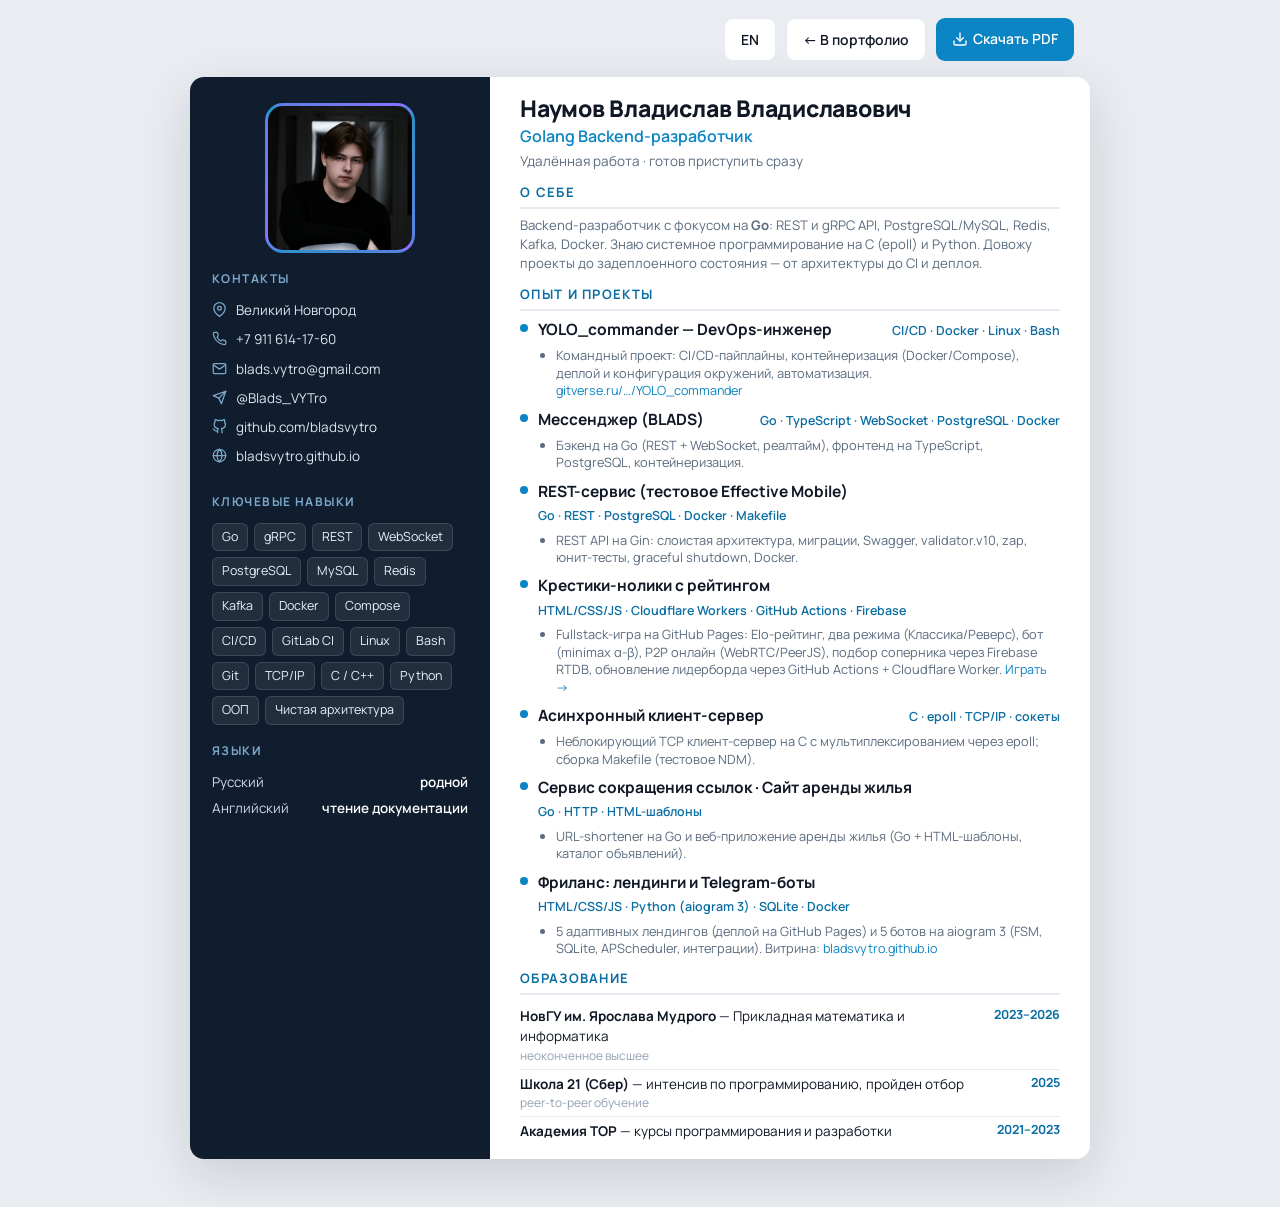
<file: resume.html>
<!DOCTYPE html>
<html lang="ru">
<head>
  <meta charset="UTF-8" />
  <meta name="viewport" content="width=device-width, initial-scale=1" />
  <title>Резюме — Наумов Владислав Владиславович | Backend-разработчик (Go)</title>
  <meta name="description" content="Резюме: Наумов Владислав Владиславович — backend-разработчик на Go. Великий Новгород." />
  <link rel="preconnect" href="https://fonts.googleapis.com" />
  <link rel="preconnect" href="https://fonts.gstatic.com" crossorigin />
  <link rel="stylesheet" href="https://fonts.googleapis.com/css2?family=Manrope:wght@400;500;600;700;800&display=swap" />
  <style>
    :root{
      --ink:#101826; --muted:#5a6b7e; --faint:#93a1b2; --accent:#0a84c2; --accent-2:#0b6ea3;
      --line:#e6ebf1; --sidebar:#0f1d2e; --chip:#eaf3f9; --chip-bd:#cfe4f0; --page:#e9edf2;
    }
    *{box-sizing:border-box;margin:0}
    html{ -webkit-print-color-adjust:exact; print-color-adjust:exact; }
    body{font-family:"Manrope",system-ui,sans-serif;color:var(--ink);background:var(--page);line-height:1.5}
    .toolbar{max-width:900px;margin:18px auto 0;display:flex;gap:10px;justify-content:flex-end;padding:0 16px}
    .toolbar a{font-size:14px;text-decoration:none;padding:10px 16px;border-radius:9px;font-weight:600;cursor:pointer}
    .toolbar .print{background:var(--accent);color:#fff}
    .toolbar .back{background:#fff;color:var(--ink);border:1px solid var(--line)}

    .sheet{max-width:900px;margin:16px auto 48px;background:#fff;border-radius:14px;overflow:hidden;
           box-shadow:0 16px 50px rgba(16,24,38,.14);display:grid;grid-template-columns:300px 1fr}
    /* ===== Sidebar ===== */
    .side{background:var(--sidebar);color:#dce6f0;padding:26px 22px;display:flex;flex-direction:column;gap:17px}
    .avatar{width:150px;height:150px;border-radius:18px;object-fit:cover;margin:0 auto;border:3px solid rgba(255,255,255,.12);
            background:linear-gradient(135deg,#0a84c2,#7c5cff);display:block}
    .avatar-fallback{width:150px;height:150px;border-radius:18px;margin:0 auto;display:grid;place-items:center;
            background:linear-gradient(135deg,#0a84c2,#7c5cff);color:#fff;font-size:48px;font-weight:800}
    .side h3{font-size:12px;letter-spacing:.12em;text-transform:uppercase;color:#7da8c9;margin-bottom:12px}
    .side a{color:#dce6f0;text-decoration:none}
    .contact-row{display:flex;gap:9px;align-items:flex-start;font-size:13.5px;margin-bottom:9px;word-break:break-word}
    .contact-row .i{opacity:.8}
    .ic{width:15px;height:15px;stroke:currentColor;fill:none;stroke-width:2;stroke-linecap:round;stroke-linejoin:round;flex:none}
    .contact-row .ic{color:#7da8c9;margin-top:2px}
    .toolbar .ic{width:16px;height:16px;vertical-align:-.18em;margin-right:2px}
    .side-chips{display:flex;flex-wrap:wrap;gap:6px}
    .side-chips span{background:rgba(255,255,255,.08);border:1px solid rgba(255,255,255,.12);font-size:12.5px;
            padding:4px 9px;border-radius:6px;color:#eaf2fa}
    .lang-row{display:flex;justify-content:space-between;font-size:13.5px;margin-bottom:6px;color:#cdd9e6}
    .lang-row b{color:#fff;font-weight:600}

    /* ===== Main ===== */
    .main{padding:18px 30px 14px}
    .name{font-size:23px;font-weight:800;letter-spacing:-.01em;line-height:1.15}
    .role{font-size:16px;color:var(--accent);font-weight:600;margin-top:3px}
    .fmt{color:var(--muted);font-size:13.5px;margin-top:3px}
    .section{margin-top:11px}
    .edu-row{display:flex;justify-content:space-between;gap:12px;padding:4px 0;border-bottom:1px solid var(--line);font-size:13.5px}
    .edu-row:last-child{border-bottom:0}
    .edu-row b{font-weight:700}
    .edu-row .sub{display:block;color:var(--faint);font-size:12px}
    .edu-row .yr{color:var(--accent-2);font-weight:700;font-size:12.5px;white-space:nowrap}
    .section h2{font-size:13px;text-transform:uppercase;letter-spacing:.1em;color:var(--accent-2);
                border-bottom:2px solid var(--line);padding-bottom:5px;margin-bottom:7px}
    .lead{color:var(--muted);font-size:13.2px;line-height:1.45}
    .exp{margin-bottom:8px;position:relative;padding-left:18px}
    .exp::before{content:"";position:absolute;left:0;top:6px;width:8px;height:8px;border-radius:50%;background:var(--accent)}
    .exp .top{display:flex;justify-content:space-between;flex-wrap:wrap;gap:4px;align-items:baseline}
    .exp h3{font-size:15.5px;font-weight:700}
    .exp .stack{color:var(--accent-2);font-size:12.5px;font-weight:600}
    .exp ul{margin:6px 0 0;padding-left:18px}
    .exp li{color:var(--muted);font-size:12.8px;margin-bottom:2px;line-height:1.36}
    .exp a{color:var(--accent);text-decoration:none;font-size:12.6px}
    .edu p{color:var(--muted);font-size:14px}
    .edit{color:var(--faint);font-size:12.5px}

    @media (max-width:720px){ .sheet{grid-template-columns:1fr} }
    @media print{
      body{background:#fff}
      .toolbar{display:none}
      .sheet{box-shadow:none;margin:0;border-radius:0;max-width:none}
      @page{margin:0}
    }
  </style>
</head>
<body>
  <svg width="0" height="0" style="position:absolute" aria-hidden="true"><defs>
    <symbol id="ri-pin" viewBox="0 0 24 24"><path d="M21 10c0 7-9 13-9 13s-9-6-9-13a9 9 0 0 1 18 0z"/><circle cx="12" cy="10" r="3"/></symbol>
    <symbol id="ri-phone" viewBox="0 0 24 24"><path d="M22 16.92v3a2 2 0 0 1-2.18 2 19.79 19.79 0 0 1-8.63-3.07 19.5 19.5 0 0 1-6-6 19.79 19.79 0 0 1-3.07-8.67A2 2 0 0 1 4.11 2h3a2 2 0 0 1 2 1.72 12.84 12.84 0 0 0 .7 2.81 2 2 0 0 1-.45 2.11L8.09 9.91a16 16 0 0 0 6 6l1.27-1.27a2 2 0 0 1 2.11-.45 12.84 12.84 0 0 0 2.81.7A2 2 0 0 1 22 16.92z"/></symbol>
    <symbol id="ri-mail" viewBox="0 0 24 24"><rect x="2" y="4" width="20" height="16" rx="2"/><polyline points="22,6 12,13 2,6"/></symbol>
    <symbol id="ri-tg" viewBox="0 0 24 24"><line x1="22" y1="2" x2="11" y2="13"/><polygon points="22 2 15 22 11 13 2 9 22 2"/></symbol>
    <symbol id="ri-gh" viewBox="0 0 24 24"><path d="M9 19c-5 1.5-5-2.5-7-3m14 6v-3.87a3.37 3.37 0 0 0-.94-2.61c3.14-.35 6.44-1.54 6.44-7A5.44 5.44 0 0 0 20 4.77 5.07 5.07 0 0 0 19.91 1S18.73.65 16 2.48a13.38 13.38 0 0 0-7 0C6.27.65 5.09 1 5.09 1A5.07 5.07 0 0 0 5 4.77a5.44 5.44 0 0 0-1.5 3.78c0 5.42 3.3 6.61 6.44 7A3.37 3.37 0 0 0 9 18.13V22"/></symbol>
    <symbol id="ri-web" viewBox="0 0 24 24"><circle cx="12" cy="12" r="10"/><line x1="2" y1="12" x2="22" y2="12"/><path d="M12 2a15.3 15.3 0 0 1 4 10 15.3 15.3 0 0 1-4 10 15.3 15.3 0 0 1-4-10 15.3 15.3 0 0 1 4-10z"/></symbol>
    <symbol id="ri-dl" viewBox="0 0 24 24"><path d="M21 15v4a2 2 0 0 1-2 2H5a2 2 0 0 1-2-2v-4"/><polyline points="7 10 12 15 17 10"/><line x1="12" y1="15" x2="12" y2="3"/></symbol>
  </defs></svg>

  <div class="toolbar">
    <a class="back" href="en/resume.html" hreflang="en">EN</a>
    <a class="back" href="index.html">← В портфолио</a>
    <a class="print" onclick="window.print();return false;"><svg class="ic"><use href="#ri-dl"/></svg> Скачать PDF</a>
  </div>

  <div class="sheet">
    <!-- Sidebar -->
    <aside class="side">
      <img class="avatar" src="assets/img/avatar.webp" alt="Владислав Наумов"
           onerror="this.outerHTML='&lt;div class=\'avatar-fallback\'&gt;ВН&lt;/div&gt;'" />
      <div>
        <h3>Контакты</h3>
        <div class="contact-row"><svg class="ic"><use href="#ri-pin"/></svg><span>Великий Новгород</span></div>
        <div class="contact-row"><svg class="ic"><use href="#ri-phone"/></svg><a href="tel:+79116141760">+7 911 614-17-60</a></div>
        <div class="contact-row"><svg class="ic"><use href="#ri-mail"/></svg><a href="mailto:blads.vytro@gmail.com">blads.vytro@gmail.com</a></div>
        <div class="contact-row"><svg class="ic"><use href="#ri-tg"/></svg><a href="https://t.me/Blads_VYTro">@Blads_VYTro</a></div>
        <div class="contact-row"><svg class="ic"><use href="#ri-gh"/></svg><a href="https://github.com/bladsvytro">github.com/bladsvytro</a></div>
        <div class="contact-row"><svg class="ic"><use href="#ri-web"/></svg><a href="https://bladsvytro.github.io">bladsvytro.github.io</a></div>
      </div>
      <div>
        <h3>Ключевые навыки</h3>
        <div class="side-chips">
          <span>Go</span><span>gRPC</span><span>REST</span><span>WebSocket</span>
          <span>PostgreSQL</span><span>MySQL</span><span>Redis</span><span>Kafka</span>
          <span>Docker</span><span>Compose</span><span>CI/CD</span><span>GitLab CI</span>
          <span>Linux</span><span>Bash</span><span>Git</span><span>TCP/IP</span>
          <span>C / C++</span><span>Python</span><span>ООП</span><span>Чистая архитектура</span>
        </div>
      </div>
      <div>
        <h3>Языки</h3>
        <div class="lang-row"><span>Русский</span><b>родной</b></div>
        <div class="lang-row"><span>Английский</span><b>чтение документации</b></div>
      </div>
    </aside>

    <!-- Main -->
    <main class="main">
      <div class="name">Наумов Владислав Владиславович</div>
      <div class="role">Golang Backend-разработчик</div>
      <div class="fmt">Удалённая работа · готов приступить сразу</div>

      <div class="section">
        <h2>О себе</h2>
        <p class="lead">Backend-разработчик с фокусом на <b>Go</b>: REST и gRPC API, PostgreSQL/MySQL, Redis, Kafka,
          Docker. Знаю системное программирование на C (epoll) и Python. Довожу проекты до задеплоенного
          состояния — от архитектуры до CI и деплоя.</p>
      </div>

      <div class="section">
        <h2>Опыт и проекты</h2>

        <div class="exp">
          <div class="top"><h3>YOLO_commander — DevOps-инженер</h3><span class="stack">CI/CD · Docker · Linux · Bash</span></div>
          <ul><li>Командный проект: CI/CD-пайплайны, контейнеризация (Docker/Compose), деплой и конфигурация окружений, автоматизация. <a href="https://gitverse.ru/3311yolo_organization/YOLO_commander">gitverse.ru/…/YOLO_commander</a></li></ul>
        </div>

        <div class="exp">
          <div class="top"><h3>Мессенджер (BLADS)</h3><span class="stack">Go · TypeScript · WebSocket · PostgreSQL · Docker</span></div>
          <ul><li>Бэкенд на Go (REST + WebSocket, реалтайм), фронтенд на TypeScript, PostgreSQL, контейнеризация.</li></ul>
        </div>

        <div class="exp">
          <div class="top"><h3>REST-сервис (тестовое Effective Mobile)</h3><span class="stack">Go · REST · PostgreSQL · Docker · Makefile</span></div>
          <ul><li>REST API на Gin: слоистая архитектура, миграции, Swagger, validator.v10, zap, юнит-тесты, graceful shutdown, Docker.</li></ul>
        </div>

        <div class="exp">
          <div class="top"><h3>Крестики-нолики с рейтингом</h3><span class="stack">HTML/CSS/JS · Cloudflare Workers · GitHub Actions · Firebase</span></div>
          <ul><li>Fullstack-игра на GitHub Pages: Elo-рейтинг, два режима (Классика/Реверс), бот (minimax α-β), P2P онлайн (WebRTC/PeerJS), подбор соперника через Firebase RTDB, обновление лидерборда через GitHub Actions + Cloudflare Worker. <a href="https://bladsvytro.github.io/ttt-rating-game">Играть →</a></li></ul>
        </div>

        <div class="exp">
          <div class="top"><h3>Асинхронный клиент-сервер</h3><span class="stack">C · epoll · TCP/IP · сокеты</span></div>
          <ul><li>Неблокирующий TCP клиент-сервер на C с мультиплексированием через epoll; сборка Makefile (тестовое NDM).</li></ul>
        </div>

        <div class="exp">
          <div class="top"><h3>Сервис сокращения ссылок · Сайт аренды жилья</h3><span class="stack">Go · HTTP · HTML-шаблоны</span></div>
          <ul><li>URL-shortener на Go и веб-приложение аренды жилья (Go + HTML-шаблоны, каталог объявлений).</li></ul>
        </div>

        <div class="exp">
          <div class="top"><h3>Фриланс: лендинги и Telegram-боты</h3><span class="stack">HTML/CSS/JS · Python (aiogram 3) · SQLite · Docker</span></div>
          <ul><li>5 адаптивных лендингов (деплой на GitHub Pages) и 5 ботов на aiogram 3 (FSM, SQLite, APScheduler, интеграции). Витрина: <a href="https://bladsvytro.github.io/">bladsvytro.github.io</a></li></ul>
        </div>
      </div>

      <div class="section edu">
        <h2>Образование</h2>
        <div class="edu-row"><div><b>НовГУ им. Ярослава Мудрого</b> — Прикладная математика и информатика<span class="sub">неоконченное высшее</span></div><span class="yr">2023–2026</span></div>
        <div class="edu-row"><div><b>Школа 21 (Сбер)</b> — интенсив по программированию, пройден отбор<span class="sub">peer-to-peer обучение</span></div><span class="yr">2025</span></div>
        <div class="edu-row"><div><b>Академия TOP</b> — курсы программирования и разработки<span class="sub"></span></div><span class="yr">2021–2023</span></div>
      </div>
    </main>
  </div>
</body>
</html>
</file>
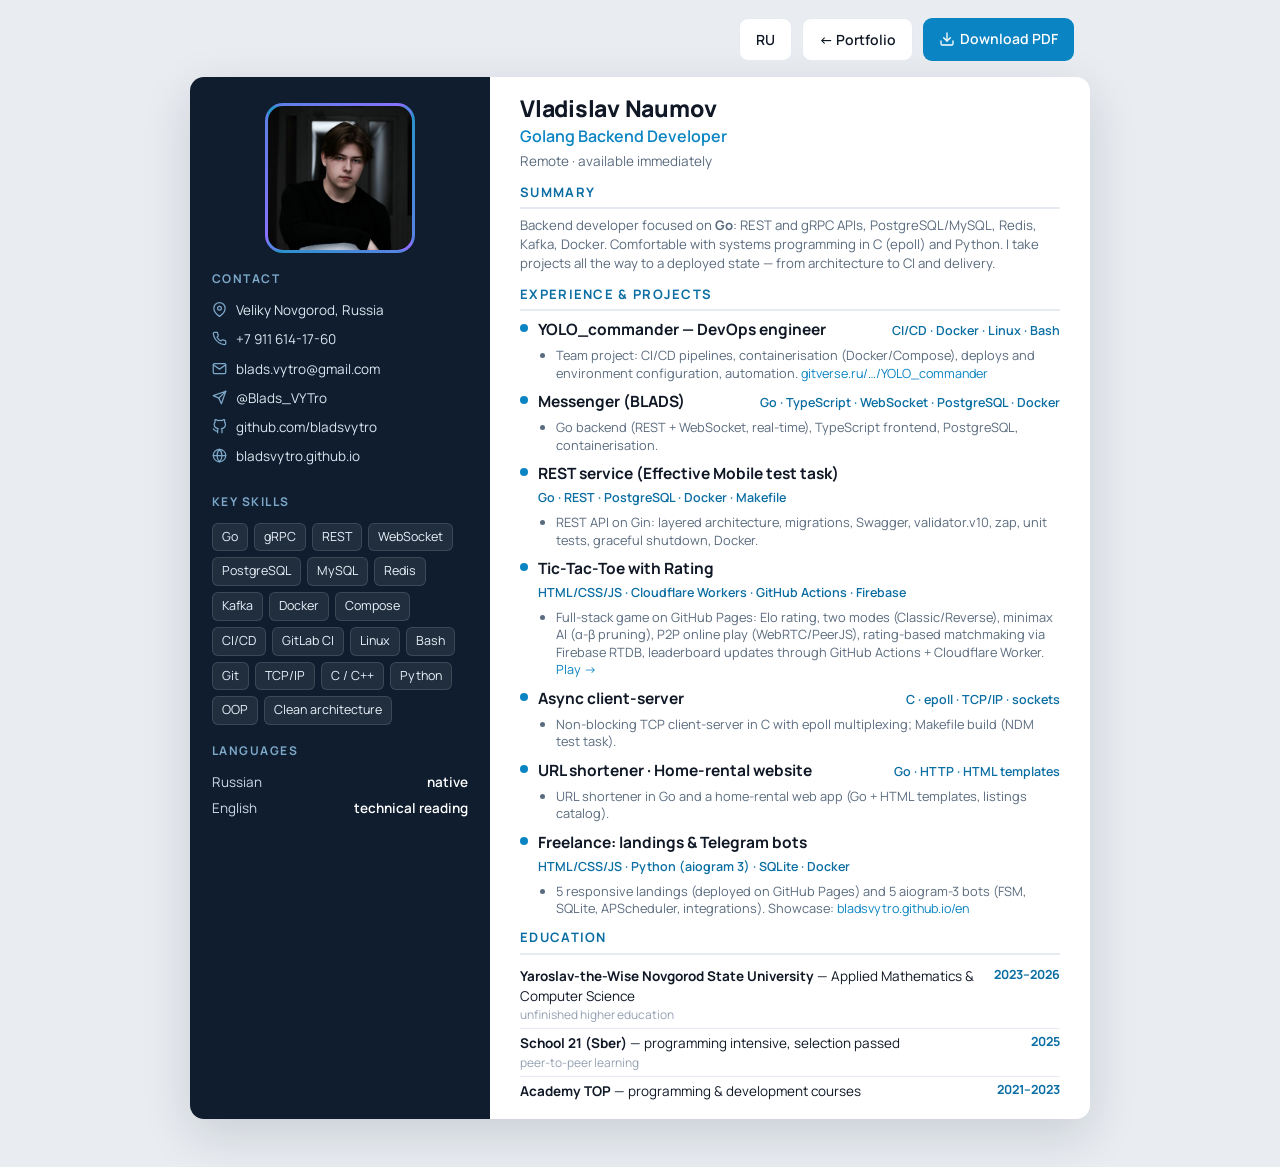
<file: en/resume.html>
<!DOCTYPE html>
<html lang="en">
<head>
  <meta charset="UTF-8" />
  <meta name="viewport" content="width=device-width, initial-scale=1" />
  <title>Resume — Vladislav Naumov | Backend Developer (Go)</title>
  <meta name="description" content="Resume: Vladislav Naumov — Go backend developer. Veliky Novgorod." />
  <link rel="alternate" hreflang="ru" href="https://bladsvytro.github.io/resume.html" />
  <link rel="alternate" hreflang="en" href="https://bladsvytro.github.io/en/resume.html" />
  <link rel="preconnect" href="https://fonts.googleapis.com" />
  <link rel="preconnect" href="https://fonts.gstatic.com" crossorigin />
  <link rel="stylesheet" href="https://fonts.googleapis.com/css2?family=Manrope:wght@400;500;600;700;800&display=swap" />
  <style>
    :root{
      --ink:#101826; --muted:#5a6b7e; --faint:#93a1b2; --accent:#0a84c2; --accent-2:#0b6ea3;
      --line:#e6ebf1; --sidebar:#0f1d2e; --chip:#eaf3f9; --chip-bd:#cfe4f0; --page:#e9edf2;
    }
    *{box-sizing:border-box;margin:0}
    html{ -webkit-print-color-adjust:exact; print-color-adjust:exact; }
    body{font-family:"Manrope",system-ui,sans-serif;color:var(--ink);background:var(--page);line-height:1.5}
    .toolbar{max-width:900px;margin:18px auto 0;display:flex;gap:10px;justify-content:flex-end;padding:0 16px}
    .toolbar a{font-size:14px;text-decoration:none;padding:10px 16px;border-radius:9px;font-weight:600;cursor:pointer}
    .toolbar .print{background:var(--accent);color:#fff}
    .toolbar .back{background:#fff;color:var(--ink);border:1px solid var(--line)}

    .sheet{max-width:900px;margin:16px auto 48px;background:#fff;border-radius:14px;overflow:hidden;
           box-shadow:0 16px 50px rgba(16,24,38,.14);display:grid;grid-template-columns:300px 1fr}
    .side{background:var(--sidebar);color:#dce6f0;padding:26px 22px;display:flex;flex-direction:column;gap:17px}
    .avatar{width:150px;height:150px;border-radius:18px;object-fit:cover;margin:0 auto;border:3px solid rgba(255,255,255,.12);
            background:linear-gradient(135deg,#0a84c2,#7c5cff);display:block}
    .avatar-fallback{width:150px;height:150px;border-radius:18px;margin:0 auto;display:grid;place-items:center;
            background:linear-gradient(135deg,#0a84c2,#7c5cff);color:#fff;font-size:48px;font-weight:800}
    .side h3{font-size:12px;letter-spacing:.12em;text-transform:uppercase;color:#7da8c9;margin-bottom:12px}
    .side a{color:#dce6f0;text-decoration:none}
    .contact-row{display:flex;gap:9px;align-items:flex-start;font-size:13.5px;margin-bottom:9px;word-break:break-word}
    .contact-row .i{opacity:.8}
    .ic{width:15px;height:15px;stroke:currentColor;fill:none;stroke-width:2;stroke-linecap:round;stroke-linejoin:round;flex:none}
    .contact-row .ic{color:#7da8c9;margin-top:2px}
    .toolbar .ic{width:16px;height:16px;vertical-align:-.18em;margin-right:2px}
    .side-chips{display:flex;flex-wrap:wrap;gap:6px}
    .side-chips span{background:rgba(255,255,255,.08);border:1px solid rgba(255,255,255,.12);font-size:12.5px;
            padding:4px 9px;border-radius:6px;color:#eaf2fa}
    .lang-row{display:flex;justify-content:space-between;font-size:13.5px;margin-bottom:6px;color:#cdd9e6}
    .lang-row b{color:#fff;font-weight:600}

    .main{padding:18px 30px 14px}
    .name{font-size:23px;font-weight:800;letter-spacing:-.01em;line-height:1.15}
    .role{font-size:16px;color:var(--accent);font-weight:600;margin-top:3px}
    .fmt{color:var(--muted);font-size:13.5px;margin-top:3px}
    .section{margin-top:11px}
    .edu-row{display:flex;justify-content:space-between;gap:12px;padding:4px 0;border-bottom:1px solid var(--line);font-size:13.5px}
    .edu-row:last-child{border-bottom:0}
    .edu-row b{font-weight:700}
    .edu-row .sub{display:block;color:var(--faint);font-size:12px}
    .edu-row .yr{color:var(--accent-2);font-weight:700;font-size:12.5px;white-space:nowrap}
    .section h2{font-size:13px;text-transform:uppercase;letter-spacing:.1em;color:var(--accent-2);
                border-bottom:2px solid var(--line);padding-bottom:5px;margin-bottom:7px}
    .lead{color:var(--muted);font-size:13.2px;line-height:1.45}
    .exp{margin-bottom:8px;position:relative;padding-left:18px}
    .exp::before{content:"";position:absolute;left:0;top:6px;width:8px;height:8px;border-radius:50%;background:var(--accent)}
    .exp .top{display:flex;justify-content:space-between;flex-wrap:wrap;gap:4px;align-items:baseline}
    .exp h3{font-size:15.5px;font-weight:700}
    .exp .stack{color:var(--accent-2);font-size:12.5px;font-weight:600}
    .exp ul{margin:6px 0 0;padding-left:18px}
    .exp li{color:var(--muted);font-size:12.8px;margin-bottom:2px;line-height:1.36}
    .exp a{color:var(--accent);text-decoration:none;font-size:12.6px}
    .edu p{color:var(--muted);font-size:14px}

    @media (max-width:720px){ .sheet{grid-template-columns:1fr} }
    @media print{
      body{background:#fff}
      .toolbar{display:none}
      .sheet{box-shadow:none;margin:0;border-radius:0;max-width:none}
      @page{margin:0}
    }
  </style>
</head>
<body>
  <svg width="0" height="0" style="position:absolute" aria-hidden="true"><defs>
    <symbol id="ri-pin" viewBox="0 0 24 24"><path d="M21 10c0 7-9 13-9 13s-9-6-9-13a9 9 0 0 1 18 0z"/><circle cx="12" cy="10" r="3"/></symbol>
    <symbol id="ri-phone" viewBox="0 0 24 24"><path d="M22 16.92v3a2 2 0 0 1-2.18 2 19.79 19.79 0 0 1-8.63-3.07 19.5 19.5 0 0 1-6-6 19.79 19.79 0 0 1-3.07-8.67A2 2 0 0 1 4.11 2h3a2 2 0 0 1 2 1.72 12.84 12.84 0 0 0 .7 2.81 2 2 0 0 1-.45 2.11L8.09 9.91a16 16 0 0 0 6 6l1.27-1.27a2 2 0 0 1 2.11-.45 12.84 12.84 0 0 0 2.81.7A2 2 0 0 1 22 16.92z"/></symbol>
    <symbol id="ri-mail" viewBox="0 0 24 24"><rect x="2" y="4" width="20" height="16" rx="2"/><polyline points="22,6 12,13 2,6"/></symbol>
    <symbol id="ri-tg" viewBox="0 0 24 24"><line x1="22" y1="2" x2="11" y2="13"/><polygon points="22 2 15 22 11 13 2 9 22 2"/></symbol>
    <symbol id="ri-gh" viewBox="0 0 24 24"><path d="M9 19c-5 1.5-5-2.5-7-3m14 6v-3.87a3.37 3.37 0 0 0-.94-2.61c3.14-.35 6.44-1.54 6.44-7A5.44 5.44 0 0 0 20 4.77 5.07 5.07 0 0 0 19.91 1S18.73.65 16 2.48a13.38 13.38 0 0 0-7 0C6.27.65 5.09 1 5.09 1A5.07 5.07 0 0 0 5 4.77a5.44 5.44 0 0 0-1.5 3.78c0 5.42 3.3 6.61 6.44 7A3.37 3.37 0 0 0 9 18.13V22"/></symbol>
    <symbol id="ri-web" viewBox="0 0 24 24"><circle cx="12" cy="12" r="10"/><line x1="2" y1="12" x2="22" y2="12"/><path d="M12 2a15.3 15.3 0 0 1 4 10 15.3 15.3 0 0 1-4 10 15.3 15.3 0 0 1-4-10 15.3 15.3 0 0 1 4-10z"/></symbol>
    <symbol id="ri-dl" viewBox="0 0 24 24"><path d="M21 15v4a2 2 0 0 1-2 2H5a2 2 0 0 1-2-2v-4"/><polyline points="7 10 12 15 17 10"/><line x1="12" y1="15" x2="12" y2="3"/></symbol>
  </defs></svg>

  <div class="toolbar">
    <a class="back" href="../resume.html" hreflang="ru">RU</a>
    <a class="back" href="index.html">← Portfolio</a>
    <a class="print" onclick="window.print();return false;"><svg class="ic"><use href="#ri-dl"/></svg> Download PDF</a>
  </div>

  <div class="sheet">
    <aside class="side">
      <img class="avatar" src="../assets/img/avatar.webp" alt="Vladislav Naumov"
           onerror="this.outerHTML='&lt;div class=\'avatar-fallback\'&gt;VN&lt;/div&gt;'" />
      <div>
        <h3>Contact</h3>
        <div class="contact-row"><svg class="ic"><use href="#ri-pin"/></svg><span>Veliky Novgorod, Russia</span></div>
        <div class="contact-row"><svg class="ic"><use href="#ri-phone"/></svg><a href="tel:+79116141760">+7 911 614-17-60</a></div>
        <div class="contact-row"><svg class="ic"><use href="#ri-mail"/></svg><a href="mailto:blads.vytro@gmail.com">blads.vytro@gmail.com</a></div>
        <div class="contact-row"><svg class="ic"><use href="#ri-tg"/></svg><a href="https://t.me/Blads_VYTro">@Blads_VYTro</a></div>
        <div class="contact-row"><svg class="ic"><use href="#ri-gh"/></svg><a href="https://github.com/bladsvytro">github.com/bladsvytro</a></div>
        <div class="contact-row"><svg class="ic"><use href="#ri-web"/></svg><a href="https://bladsvytro.github.io">bladsvytro.github.io</a></div>
      </div>
      <div>
        <h3>Key skills</h3>
        <div class="side-chips">
          <span>Go</span><span>gRPC</span><span>REST</span><span>WebSocket</span>
          <span>PostgreSQL</span><span>MySQL</span><span>Redis</span><span>Kafka</span>
          <span>Docker</span><span>Compose</span><span>CI/CD</span><span>GitLab CI</span>
          <span>Linux</span><span>Bash</span><span>Git</span><span>TCP/IP</span>
          <span>C / C++</span><span>Python</span><span>OOP</span><span>Clean architecture</span>
        </div>
      </div>
      <div>
        <h3>Languages</h3>
        <div class="lang-row"><span>Russian</span><b>native</b></div>
        <div class="lang-row"><span>English</span><b>technical reading</b></div>
      </div>
    </aside>

    <main class="main">
      <div class="name">Vladislav Naumov</div>
      <div class="role">Golang Backend Developer</div>
      <div class="fmt">Remote · available immediately</div>

      <div class="section">
        <h2>Summary</h2>
        <p class="lead">Backend developer focused on <b>Go</b>: REST and gRPC APIs, PostgreSQL/MySQL, Redis, Kafka,
          Docker. Comfortable with systems programming in C (epoll) and Python. I take projects all the way to a
          deployed state — from architecture to CI and delivery.</p>
      </div>

      <div class="section">
        <h2>Experience &amp; projects</h2>

        <div class="exp">
          <div class="top"><h3>YOLO_commander — DevOps engineer</h3><span class="stack">CI/CD · Docker · Linux · Bash</span></div>
          <ul><li>Team project: CI/CD pipelines, containerisation (Docker/Compose), deploys and environment configuration, automation. <a href="https://gitverse.ru/3311yolo_organization/YOLO_commander">gitverse.ru/…/YOLO_commander</a></li></ul>
        </div>

        <div class="exp">
          <div class="top"><h3>Messenger (BLADS)</h3><span class="stack">Go · TypeScript · WebSocket · PostgreSQL · Docker</span></div>
          <ul><li>Go backend (REST + WebSocket, real-time), TypeScript frontend, PostgreSQL, containerisation.</li></ul>
        </div>

        <div class="exp">
          <div class="top"><h3>REST service (Effective Mobile test task)</h3><span class="stack">Go · REST · PostgreSQL · Docker · Makefile</span></div>
          <ul><li>REST API on Gin: layered architecture, migrations, Swagger, validator.v10, zap, unit tests, graceful shutdown, Docker.</li></ul>
        </div>

        <div class="exp">
          <div class="top"><h3>Tic-Tac-Toe with Rating</h3><span class="stack">HTML/CSS/JS · Cloudflare Workers · GitHub Actions · Firebase</span></div>
          <ul><li>Full-stack game on GitHub Pages: Elo rating, two modes (Classic/Reverse), minimax AI (α-β pruning), P2P online play (WebRTC/PeerJS), rating-based matchmaking via Firebase RTDB, leaderboard updates through GitHub Actions + Cloudflare Worker. <a href="https://bladsvytro.github.io/ttt-rating-game">Play →</a></li></ul>
        </div>

        <div class="exp">
          <div class="top"><h3>Async client-server</h3><span class="stack">C · epoll · TCP/IP · sockets</span></div>
          <ul><li>Non-blocking TCP client-server in C with epoll multiplexing; Makefile build (NDM test task).</li></ul>
        </div>

        <div class="exp">
          <div class="top"><h3>URL shortener · Home-rental website</h3><span class="stack">Go · HTTP · HTML templates</span></div>
          <ul><li>URL shortener in Go and a home-rental web app (Go + HTML templates, listings catalog).</li></ul>
        </div>

        <div class="exp">
          <div class="top"><h3>Freelance: landings &amp; Telegram bots</h3><span class="stack">HTML/CSS/JS · Python (aiogram 3) · SQLite · Docker</span></div>
          <ul><li>5 responsive landings (deployed on GitHub Pages) and 5 aiogram-3 bots (FSM, SQLite, APScheduler, integrations). Showcase: <a href="https://bladsvytro.github.io/en/">bladsvytro.github.io/en</a></li></ul>
        </div>
      </div>

      <div class="section edu">
        <h2>Education</h2>
        <div class="edu-row"><div><b>Yaroslav-the-Wise Novgorod State University</b> — Applied Mathematics &amp; Computer Science<span class="sub">unfinished higher education</span></div><span class="yr">2023–2026</span></div>
        <div class="edu-row"><div><b>School 21 (Sber)</b> — programming intensive, selection passed<span class="sub">peer-to-peer learning</span></div><span class="yr">2025</span></div>
        <div class="edu-row"><div><b>Academy TOP</b> — programming &amp; development courses<span class="sub"></span></div><span class="yr">2021–2023</span></div>
      </div>
    </main>
  </div>
</body>
</html>
</file>
